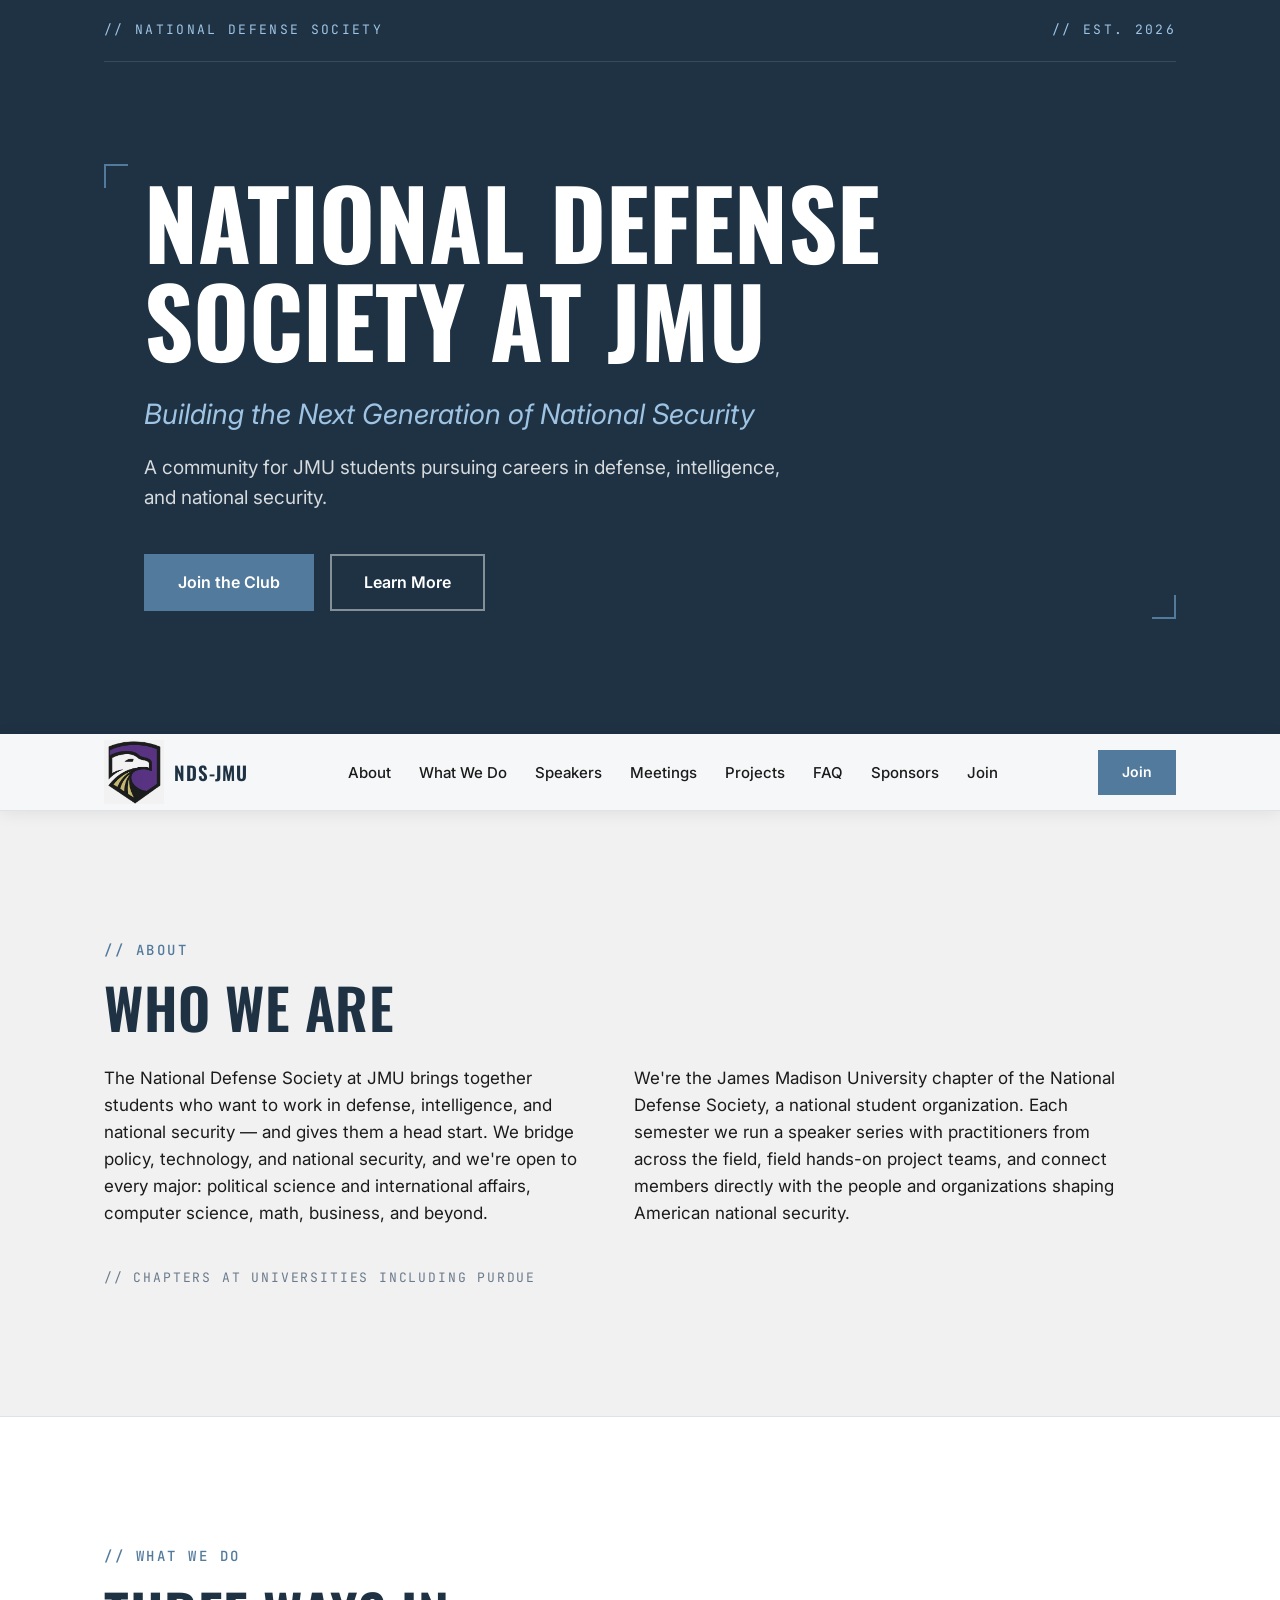
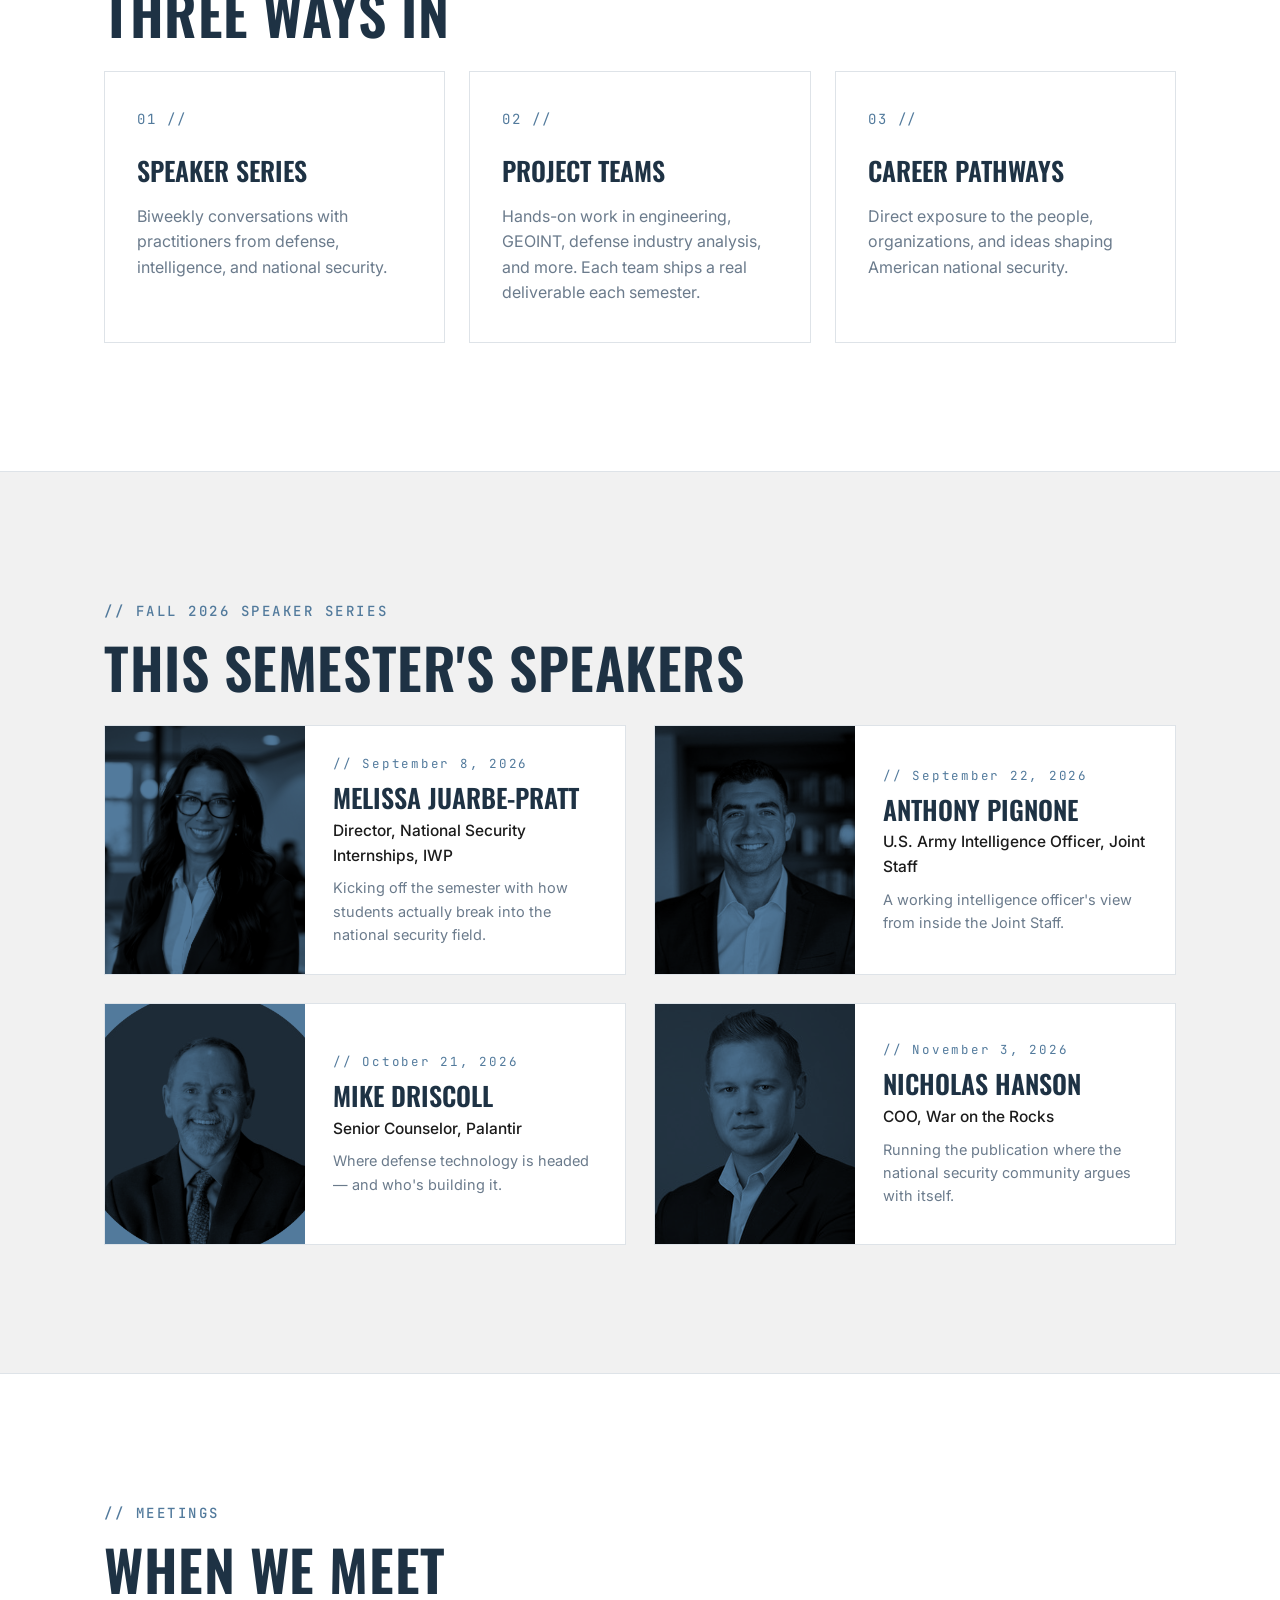
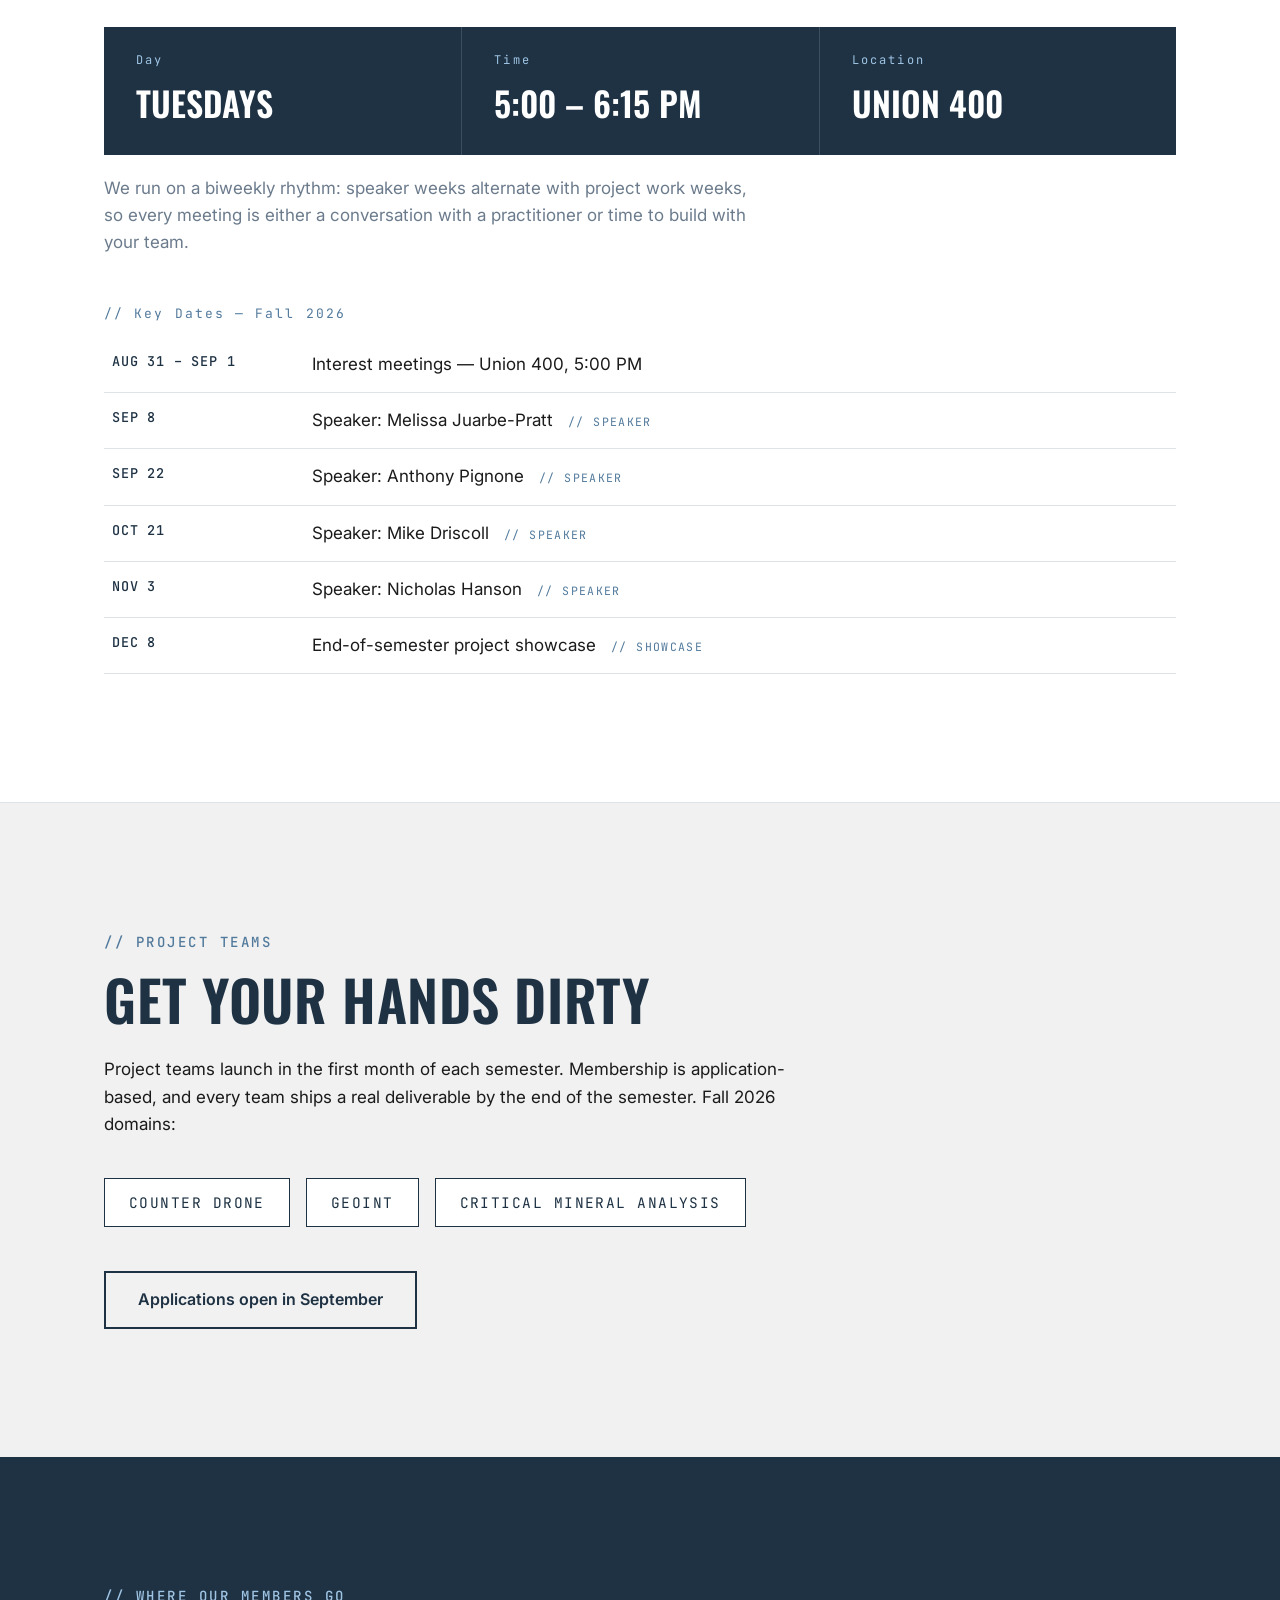
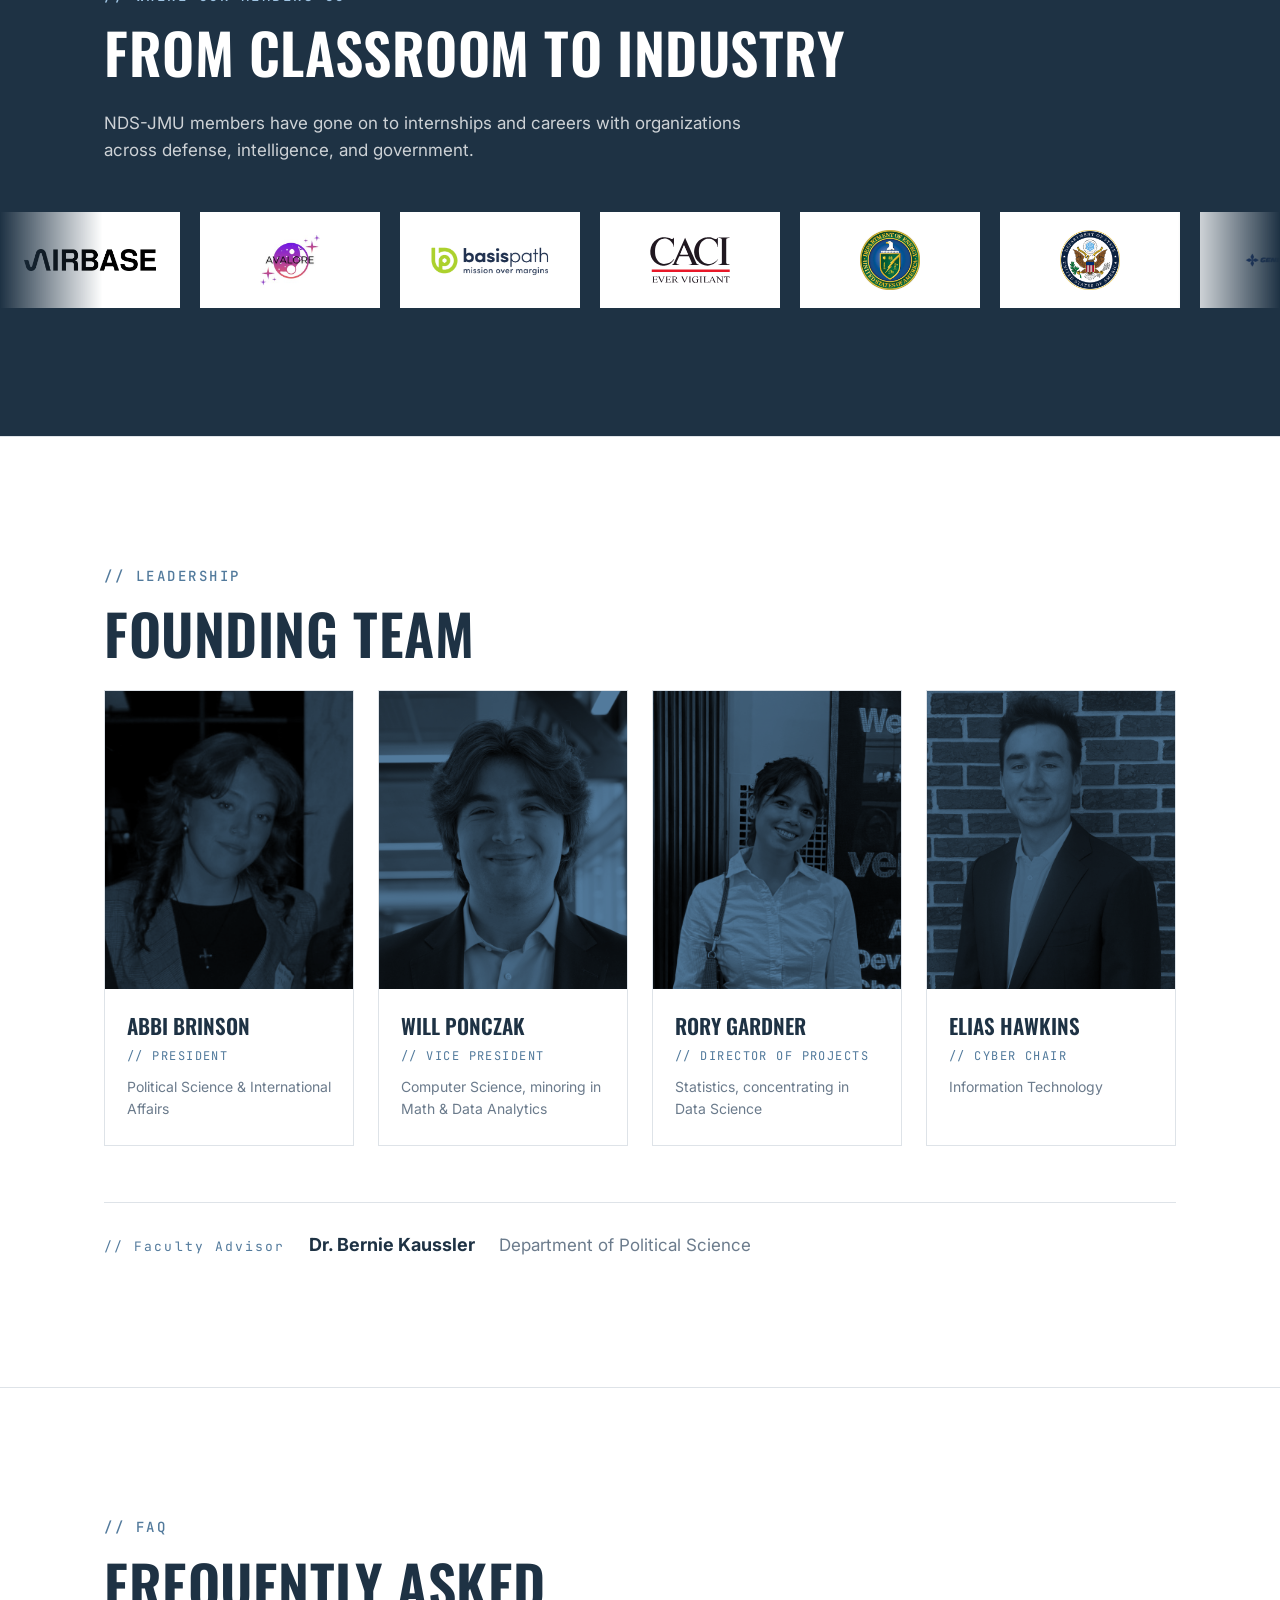
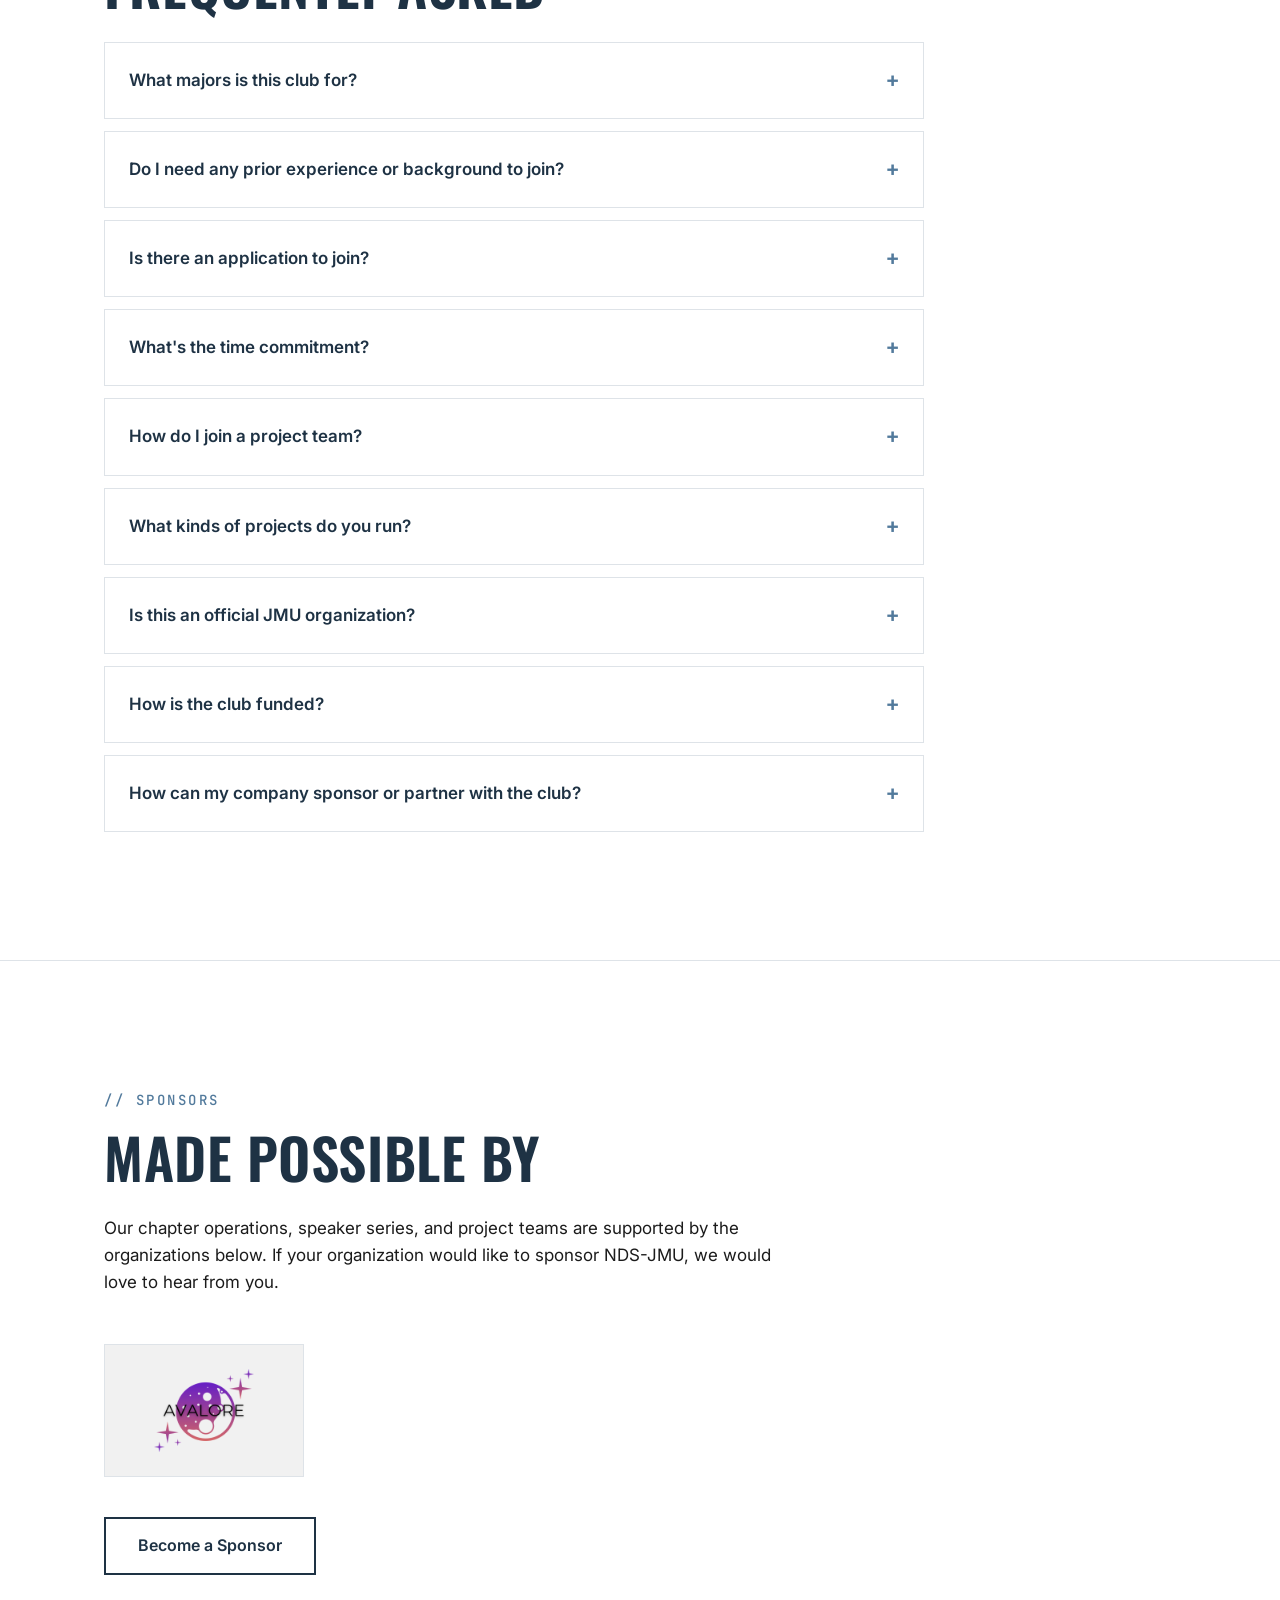
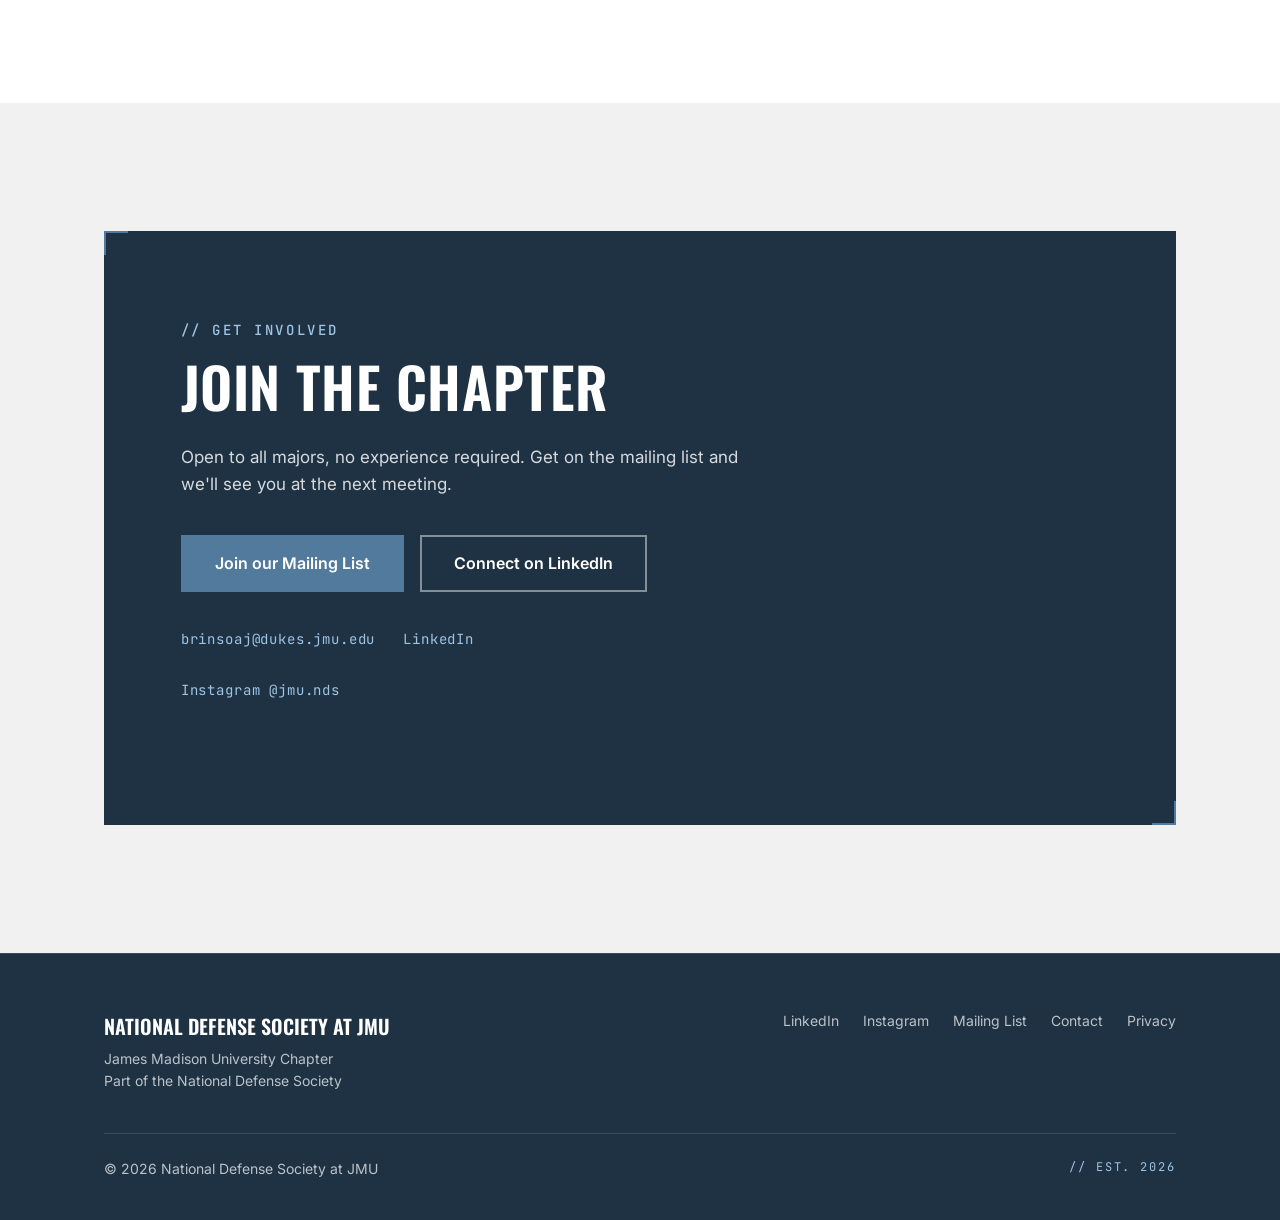
<file: index.html>
<!DOCTYPE html>
<html lang="en">
<head>
  <meta charset="UTF-8">
  <meta name="viewport" content="width=device-width, initial-scale=1.0">

  <!-- ============================================= -->
  <!-- PAGE TITLE + SEO                              -->
  <!-- Edit the title and description below if the   -->
  <!-- club's positioning changes.                   -->
  <!-- ============================================= -->
  <title>National Defense Society at JMU — Building the Next Generation of National Security</title>
  <meta name="description" content="The JMU chapter of the National Defense Society: a community for students pursuing careers in defense, intelligence, and national security. Speaker series, project teams, and career pathways.">

  <!-- Open Graph tags: control how the site looks when shared on LinkedIn etc. -->
  <!-- Replace og-image.png in /images/ with a real 1200x630 graphic when ready. -->
  <meta property="og:title" content="National Defense Society at JMU">
  <meta property="og:description" content="Building the Next Generation of National Security. A community for JMU students pursuing careers in defense, intelligence, and national security.">
  <meta property="og:type" content="website">
  <meta property="og:image" content="/images/og-image.png">
  <meta property="og:url" content="https://ndsjmu.org/">
  <meta name="twitter:card" content="summary_large_image">
  <meta name="twitter:title" content="National Defense Society at JMU">
  <meta name="twitter:description" content="Building the Next Generation of National Security. A community for JMU students pursuing careers in defense, intelligence, and national security.">
  <meta name="twitter:image" content="/images/og-image.png">
  <meta name="theme-color" content="#1E3244">

  <!-- Update the URL below to match your actual domain -->
  <link rel="canonical" href="https://ndsjmu.org/">
  <link rel="icon" type="image/png" href="/favicon.png">

  <!-- Fonts: Inter (body), Oswald (big headers), JetBrains Mono (// labels) -->
  <link rel="preconnect" href="https://fonts.googleapis.com">
  <link rel="preconnect" href="https://fonts.gstatic.com" crossorigin>
  <link href="https://fonts.googleapis.com/css2?family=Inter:ital,wght@0,400;0,500;0,600;1,400&family=JetBrains+Mono:wght@400;500&family=Oswald:wght@500;600;700&display=swap" rel="stylesheet">

  <link rel="stylesheet" href="style.css">
</head>
<body>

<!-- ============================================= -->
<!-- 1. HERO (navy header block)                   -->
<!-- Edit the tagline, mission line, and the       -->
<!-- "Join the Club" link here. The Join button    -->
<!-- href should be your Google Form URL.          -->
<!-- ============================================= -->
<header class="hero">
  <div class="container">
    <div class="hero-topbar">
      <span>// NATIONAL DEFENSE SOCIETY</span>
      <span>// EST. 2026</span>
    </div>
    <div class="hero-inner corner-brackets">
      <h1>National Defense Society at JMU</h1>
      <p class="hero-tagline">Building the Next Generation of National Security</p>
      <p class="hero-mission">A community for JMU students pursuing careers in defense, intelligence, and national security.</p>
      <div class="hero-buttons">
        <!-- REPLACE the href below with the real Google Form link -->
        <a class="btn btn-primary" href="https://forms.gle/PhuVPxNaA1a8XiHC9" target="_blank" rel="noopener noreferrer">Join the Club</a>
        <a class="btn btn-outline-light" href="#about">Learn More</a>
      </div>
    </div>
  </div>
</header>

<!-- ============================================= -->
<!-- 2. STICKY NAVIGATION                          -->
<!-- Sticks to the top of the screen on scroll.    -->
<!-- To add a nav item, copy one <li> line.        -->
<!-- ============================================= -->
<nav class="site-nav" aria-label="Main navigation">
  <div class="container nav-inner">
    <a class="nav-wordmark" href="#top">
      <img src="images/logo.png" alt="NDS eagle shield logo">
      NDS-JMU
    </a>
    <button class="nav-toggle" aria-expanded="false" aria-controls="nav-links">MENU</button>
    <ul class="nav-links" id="nav-links">
      <li><a href="#about">About</a></li>
      <li><a href="#what-we-do">What We Do</a></li>
      <li><a href="#speakers">Speakers</a></li>
      <li><a href="#meetings">Meetings</a></li>
      <li><a href="#projects">Projects</a></li>
      <li><a href="#faq">FAQ</a></li>
      <li><a href="#sponsors">Sponsors</a></li>
      <li><a href="#join">Join</a></li>
    </ul>
    <!-- REPLACE the href below with the real Google Form link -->
    <a class="btn btn-primary nav-join" href="https://forms.gle/PhuVPxNaA1a8XiHC9" target="_blank" rel="noopener noreferrer">Join</a>
  </div>
</nav>

<main id="top">

  <!-- ============================================= -->
  <!-- 3. ABOUT SECTION                              -->
  <!-- Edit the two paragraphs to update the club    -->
  <!-- description.                                  -->
  <!-- ============================================= -->
  <section id="about">
    <div class="container">
      <span class="section-label">// About</span>
      <h2 class="section-headline">Who We Are</h2>
      <div class="about-columns">
        <p>The National Defense Society at JMU brings together students who want to work in defense, intelligence, and national security — and gives them a head start. We bridge policy, technology, and national security, and we're open to every major: political science and international affairs, computer science, math, business, and beyond.</p>
        <p>We're the James Madison University chapter of the National Defense Society, a national student organization. Each semester we run a speaker series with practitioners from across the field, field hands-on project teams, and connect members directly with the people and organizations shaping American national security.</p>
      </div>
      <p class="about-footnote">// CHAPTERS AT UNIVERSITIES INCLUDING PURDUE</p>
    </div>
  </section>

  <!-- ============================================= -->
  <!-- 4. WHAT WE DO (three pillar cards)            -->
  <!-- To edit a pillar, change the text inside one  -->
  <!-- <article> block below.                        -->
  <!-- ============================================= -->
  <section id="what-we-do" class="what-we-do">
    <div class="container">
      <span class="section-label">// What We Do</span>
      <h2 class="section-headline">Three Ways In</h2>
      <div class="pillar-grid">
        <article class="pillar-card">
          <span class="pillar-number">01 //</span>
          <h3>Speaker Series</h3>
          <p>Biweekly conversations with practitioners from defense, intelligence, and national security.</p>
        </article>
        <article class="pillar-card">
          <span class="pillar-number">02 //</span>
          <h3>Project Teams</h3>
          <p>Hands-on work in engineering, GEOINT, defense industry analysis, and more. Each team ships a real deliverable each semester.</p>
        </article>
        <article class="pillar-card">
          <span class="pillar-number">03 //</span>
          <h3>Career Pathways</h3>
          <p>Direct exposure to the people, organizations, and ideas shaping American national security.</p>
        </article>
      </div>
    </div>
  </section>

  <!-- ============================================= -->
  <!-- 5. SPEAKERS SECTION                           -->
  <!-- To add a new speaker: copy one whole          -->
  <!-- <article class="speaker-card"> block, paste   -->
  <!-- it below the last one, and update the photo,  -->
  <!-- date, name, title, and description.           -->
  <!-- Photos go in images/speakers/ — see README.   -->
  <!-- ============================================= -->
  <section id="speakers">
    <div class="container">
      <span class="section-label">// Fall 2026 Speaker Series</span>
      <h2 class="section-headline">This Semester's Speakers</h2>
      <div class="speaker-grid">

        <!-- Speaker 1 -->
        <article class="speaker-card">
          <figure class="tinted-photo">
            <img src="images/speakers/melissa-juarbe-pratt.jpg" alt="Melissa Juarbe-Pratt headshot">
          </figure>
          <div class="speaker-info">
            <p class="speaker-date">// September 8, 2026</p>
            <h3>Melissa Juarbe-Pratt</h3>
            <p class="speaker-title">Director, National Security Internships, IWP</p>
            <p class="speaker-note">Kicking off the semester with how students actually break into the national security field.</p>
          </div>
        </article>

        <!-- Speaker 2 -->
        <article class="speaker-card">
          <figure class="tinted-photo">
            <img src="images/speakers/anthony-pignone.jpg" alt="Anthony Pignone headshot">
          </figure>
          <div class="speaker-info">
            <p class="speaker-date">// September 22, 2026</p>
            <h3>Anthony Pignone</h3>
            <p class="speaker-title">U.S. Army Intelligence Officer, Joint Staff</p>
            <p class="speaker-note">A working intelligence officer's view from inside the Joint Staff.</p>
          </div>
        </article>

        <!-- Speaker 3 -->
        <article class="speaker-card">
          <figure class="tinted-photo">
            <img src="images/speakers/mike-driscoll.jpg" alt="Mike Driscoll headshot">
          </figure>
          <div class="speaker-info">
            <p class="speaker-date">// October 21, 2026</p>
            <h3>Mike Driscoll</h3>
            <p class="speaker-title">Senior Counselor, Palantir</p>
            <p class="speaker-note">Where defense technology is headed — and who's building it.</p>
          </div>
        </article>

        <!-- Speaker 4 -->
        <article class="speaker-card">
          <figure class="tinted-photo">
            <img src="images/speakers/nicholas-hanson.jpeg" alt="Nicholas Hanson headshot">
          </figure>
          <div class="speaker-info">
            <p class="speaker-date">// November 3, 2026</p>
            <h3>Nicholas Hanson</h3>
            <p class="speaker-title">COO, War on the Rocks</p>
            <p class="speaker-note">Running the publication where the national security community argues with itself.</p>
          </div>
        </article>

        <!-- ADD A NEW SPEAKER CARD HERE (copy an <article> block from above) -->

      </div>
    </div>
  </section>

  <!-- ============================================= -->
  <!-- 6. MEETINGS SECTION                           -->
  <!-- Update the day/time/room in the meeting-bar,  -->
  <!-- and the key dates in the table below it.      -->
  <!-- To add a date: copy one <tr> row.             -->
  <!-- ============================================= -->
  <section id="meetings" class="meetings">
    <div class="container">
      <span class="section-label">// Meetings</span>
      <h2 class="section-headline">When We Meet</h2>
      <dl class="meeting-bar">
        <div><dt>Day</dt><dd>Tuesdays</dd></div>
        <div><dt>Time</dt><dd>5:00 – 6:15 PM</dd></div>
        <div><dt>Location</dt><dd>Union 400</dd></div>
      </dl>
      <p class="meeting-note">We run on a biweekly rhythm: speaker weeks alternate with project work weeks, so every meeting is either a conversation with a practitioner or time to build with your team.</p>

      <p class="dates-heading">// Key Dates — Fall 2026</p>
      <table class="dates-table">
        <tbody>
          <tr><td>AUG 31 – SEP 1</td><td>Interest meetings — Union 400, 5:00 PM</td></tr>
          <tr><td>SEP 8</td><td>Speaker: Melissa Juarbe-Pratt <span class="date-tag">// SPEAKER</span></td></tr>
          <tr><td>SEP 22</td><td>Speaker: Anthony Pignone <span class="date-tag">// SPEAKER</span></td></tr>
          <tr><td>OCT 21</td><td>Speaker: Mike Driscoll <span class="date-tag">// SPEAKER</span></td></tr>
          <tr><td>NOV 3</td><td>Speaker: Nicholas Hanson <span class="date-tag">// SPEAKER</span></td></tr>
          <tr><td>DEC 8</td><td>End-of-semester project showcase <span class="date-tag">// SHOWCASE</span></td></tr>
          <!-- ADD A NEW DATE HERE (copy a <tr> row from above) -->
        </tbody>
      </table>
    </div>
  </section>

  <!-- ============================================= -->
  <!-- 7. PROJECT TEAMS SECTION                      -->
  <!-- To add a project domain, copy one <li> line.  -->
  <!-- Update the button text/link when applications -->
  <!-- open.                                         -->
  <!-- ============================================= -->
  <section id="projects">
    <div class="container">
      <span class="section-label">// Project Teams</span>
      <h2 class="section-headline">Get Your Hands Dirty</h2>
      <p class="projects-intro">Project teams launch in the first month of each semester. Membership is application-based, and every team ships a real deliverable by the end of the semester. Fall 2026 domains:</p>
      <ul class="domain-list">
        <li>COUNTER DRONE</li>
        <li>GEOINT</li>
        <li>CRITICAL MINERAL ANALYSIS</li>
        <!-- ADD A NEW PROJECT DOMAIN HERE -->
      </ul>
      <a class="btn btn-outline-dark" href="#join">Applications open in September</a>
    </div>
  </section>

  <!-- ============================================= -->
  <!-- 7A. WHERE OUR MEMBERS GO SECTION              -->
  <!-- A scrolling banner of company logos.          -->
  <!-- To add a company:                             -->
  <!--   1. Drop the logo in images/destinations/    -->
  <!--   2. Copy one <li> line and update the img    -->
  <!--      src and alt text (the company name)      -->
  <!-- 11 or fewer = one row. 12 or more = two   -->
  <!-- rows scrolling in opposite directions. Change -->
  <!-- the number in data-row-threshold to adjust.   -->
  <!-- ============================================= -->
  <section id="destinations" class="destinations">
    <div class="container">
      <span class="section-label">// Where Our Members Go</span>
      <h2 class="section-headline">From Classroom to Industry</h2>
      <p class="destinations-intro">NDS-JMU members have gone on to internships and careers with organizations across defense, intelligence, and government.</p>
    </div>
    <div class="logo-marquee" data-row-threshold="11">
      <ul class="logo-list">
        <li><img src="images/destinations/airbase.png" alt="Airbase"></li>
        <li><img src="images/destinations/avalore.png" alt="Avalore"></li>
        <li><img src="images/destinations/basispath.png" alt="Basispath"></li>
        <li><img src="images/destinations/CACI.svg" alt="CACI"></li>
        <li><img src="images/destinations/dept-energy.jpg" alt="Department of Energy"></li>
        <li><img src="images/destinations/dept-state.png" alt="Department of State"></li>
        <li><img src="images/destinations/General-Atomics-logo.jpeg" alt="General Atomics"></li>
        <li><img src="images/destinations/handshake-logo.png" alt="Handshake"></li>
        <li><img src="images/destinations/us-hor.jpg" alt="US House of Representatives"></li>
        <!-- ADD A NEW COMPANY LOGO HERE (copy an <li> line from above) -->
      </ul>
    </div>
  </section>

  <!-- ============================================= -->
  <!-- 8. LEADERSHIP SECTION                         -->
  <!-- To add or update an officer: copy one         -->
  <!-- <article class="officer-card"> block and      -->
  <!-- update the photo, name, role, and bio.        -->
  <!-- Photos go in images/officers/ — see README.   -->
  <!-- ============================================= -->
  <section id="leadership" class="leadership">
    <div class="container">
      <span class="section-label">// Leadership</span>
      <h2 class="section-headline">Founding Team</h2>
      <div class="officer-grid">

        <article class="officer-card">
          <figure class="tinted-photo">
            <img src="images/officers/abbi-brinson.jpg" alt="Abbi Brinson headshot">
          </figure>
          <div class="officer-body">
            <h3>Abbi Brinson</h3>
            <p class="officer-role">// President</p>
            <p class="officer-bio">Political Science &amp; International Affairs</p>
          </div>
        </article>

        <article class="officer-card">
          <figure class="tinted-photo">
            <img src="images/officers/will-ponczak.jpg" alt="Will Ponczak headshot">
          </figure>
          <div class="officer-body">
            <h3>Will Ponczak</h3>
            <p class="officer-role">// Vice President</p>
            <p class="officer-bio">Computer Science, minoring in Math &amp; Data Analytics</p>
          </div>
        </article>

        <article class="officer-card">
          <figure class="tinted-photo">
            <img src="images/officers/rory-gardner.png" alt="Rory Gardner headshot">
          </figure>
          <div class="officer-body">
            <h3>Rory Gardner</h3>
            <p class="officer-role">// Director of Projects</p>
            <p class="officer-bio">Statistics, concentrating in Data Science</p>
          </div>
        </article>

        <article class="officer-card">
          <figure class="tinted-photo">
            <img src="images/officers/elias-hawkins.jpg" alt="Elias Hawkins headshot">
          </figure>
          <div class="officer-body">
            <h3>Elias Hawkins</h3>
            <p class="officer-role">// Cyber Chair</p>
            <p class="officer-bio">Information Technology</p>
          </div>
        </article>

        <!-- ADD A NEW OFFICER CARD HERE (copy an <article> block from above) -->

      </div>
      <div class="advisor">
        <span class="advisor-label">// Faculty Advisor</span>
        <strong>Dr. Bernie Kaussler</strong>
        <span>Department of Political Science</span>
      </div>
    </div>
  </section>


  <!-- ============================================= -->
  <!-- 8b. FAQ SECTION                               -->
  <!-- To add a question: copy one <details> block,  -->
  <!-- update the <summary> and <p> text.            -->
  <!-- The <details>/<summary> elements are native   -->
  <!-- HTML — no JavaScript needed for the accordion.-->
  <!-- ============================================= -->
  <section id="faq" class="faq">
    <div class="container">
      <span class="section-label">// FAQ</span>
      <h2 class="section-headline">Frequently Asked</h2>
      <div class="faq-list">

        <details class="faq-item">
          <summary>What majors is this club for?</summary>
          <p>All majors. Our members study political science, international affairs, computer science, engineering, business, finance, biology, and everything in between. If you are interested in defense, intelligence, or national security, this club is for you.</p>
        </details>

        <details class="faq-item">
          <summary>Do I need any prior experience or background to join?</summary>
          <p>No. Our speaker series and general meetings are designed for anyone curious about the field, whether you have deep background knowledge or none at all.</p>
        </details>

        <details class="faq-item">
          <summary>Is there an application to join?</summary>
          <p>No application is required for general membership. Just show up. Project teams are application-based and open at the start of each semester.</p>
        </details>

        <details class="faq-item">
          <summary>What's the time commitment?</summary>
          <p>General members can attend as many or as few meetings as they want. Project team members commit to weekly participation for the semester and produce a final deliverable in December.</p>
        </details>

        <details class="faq-item">
          <summary>How do I join a project team?</summary>
          <p>Applications open during the first month of each semester and are announced at meetings and through our mailing list. Teams are multidisciplinary — we intentionally build teams that combine technical, analytical, and business perspectives.</p>
        </details>

        <details class="faq-item">
          <summary>What kinds of projects do you run?</summary>
          <p>Multidisciplinary teams working on real national security problems. Recent examples include open-source intelligence analysis, defense industry research, and hardware prototyping for detection and monitoring applications.</p>
        </details>

        <details class="faq-item">
          <summary>Is this an official JMU organization?</summary>
          <p>Yes. NDS-JMU is a recognized student organization at James Madison University, part of the national National Defense Society, with chapters at universities across the country.</p>
        </details>

        <details class="faq-item">
          <summary>How is the club funded?</summary>
          <p>Through sponsor contributions and optional member dues. All chapter financials are made publicly available at the end of each semester.</p>
        </details>

        <details class="faq-item">
          <summary>How can my company sponsor or partner with the club?</summary>
          <p>We welcome sponsorship inquiries. Sponsors support our speaker series, project teams, and end-of-semester programming, and can also sponsor individual project teams focused on problems their organization cares about. Reach out through the Sponsors section below.</p>
        </details>

      </div>
    </div>
  </section>

  <!-- ============================================= -->
  <!-- 9. SPONSORS SECTION                           -->
  <!-- To add a sponsor:                             -->
  <!--   1. Drop the logo image in images/sponsors/  -->
  <!--   2. Copy one <a class="sponsor-card"> block  -->
  <!--   3. Update the href (their website), the     -->
  <!--      img src, and the alt text                -->
  <!-- To become a sponsor link: update the href on  -->
  <!-- the "Become a Sponsor" button to a mailto or  -->
  <!-- link to your sponsorship PDF.                 -->
  <!-- ============================================= -->
  <section id="sponsors" class="sponsors">
    <div class="container">
      <span class="section-label">// Sponsors</span>
      <h2 class="section-headline">Made Possible By</h2>
      <p class="sponsors-intro">Our chapter operations, speaker series, and project teams are supported by the organizations below. If your organization would like to sponsor NDS-JMU, we would love to hear from you.</p>

      <div class="sponsor-grid">

        <!-- Sponsor 1 — placeholder example. Delete this block or replace with a real sponsor. -->

        <a class="sponsor-card" href="https://avalore.ai" target="_blank" rel="noopener noreferrer">
          <img src="images/sponsors/avalore-logo-dark.png" alt="Avalore">
        </a>


        <!-- ADD A NEW SPONSOR CARD HERE (copy an <a> block from above) -->

      </div>

      <div class="sponsors-cta">
        <a class="btn btn-outline-dark" href="mailto:brinsoaj@dukes.jmu.edu?subject=NDS-JMU%20Sponsorship%20Inquiry">Become a Sponsor</a>
      </div>
    </div>
  </section>

  <!-- ============================================= -->
  <!-- 10. JOIN / GET INVOLVED SECTION               -->
  <!-- Update the Google Form link, email, and       -->
  <!-- social links here.                            -->
  <!-- ============================================= -->
  <section id="join">
    <div class="container">
      <div class="join-card corner-brackets">
        <span class="section-label">// Get Involved</span>
        <h2 class="section-headline">Join the Chapter</h2>
        <p>Open to all majors, no experience required. Get on the mailing list and we'll see you at the next meeting.</p>
        <div class="join-buttons">
          <!-- REPLACE the href below with the real Google Form link -->
          <a class="btn btn-primary" href="https://forms.gle/PhuVPxNaA1a8XiHC9" target="_blank" rel="noopener noreferrer">Join our Mailing List</a>
          <a class="btn btn-outline-light" href="https://linkedin.com/company/jmunds" target="_blank" rel="noopener noreferrer">Connect on LinkedIn</a>
        </div>
        <p class="join-contact">
          <a href="mailto:brinsoaj@dukes.jmu.edu">brinsoaj@dukes.jmu.edu</a>
          <a href="https://linkedin.com/company/jmunds" target="_blank" rel="noopener noreferrer">LinkedIn</a>
          <a href="https://instagram.com/jmu.nds" target="_blank" rel="noopener noreferrer">Instagram @jmu.nds</a>
        </p>
      </div>
    </div>
  </section>

</main>

<!-- ============================================= -->
<!-- 11. FOOTER                                    -->
<!-- ============================================= -->
<footer class="site-footer">
  <div class="container">
    <div class="footer-top">
      <div class="footer-identity">
        <strong>National Defense Society at JMU</strong>
        James Madison University Chapter<br>
        Part of the National Defense Society
      </div>
      <ul class="footer-links">
        <li><a href="https://linkedin.com/company/jmunds" target="_blank" rel="noopener noreferrer">LinkedIn</a></li>
        <li><a href="https://instagram.com/jmu.nds" target="_blank" rel="noopener noreferrer">Instagram</a></li>
        <!-- REPLACE the href below with the real Google Form link -->
        <li><a href="https://forms.gle/PhuVPxNaA1a8XiHC9" target="_blank" rel="noopener noreferrer">Mailing List</a></li>
        <li><a href="mailto:brinsoaj@dukes.jmu.edu">Contact</a></li>
        <li><a href="/privacy.html">Privacy</a></li>
      </ul>
    </div>
    <div class="footer-bottom">
      <span>© 2026 National Defense Society at JMU</span>
      <span class="mono">// EST. 2026</span>
    </div>
  </div>
</footer>

<script src="script.js"></script>
</body>
</html>
</file>
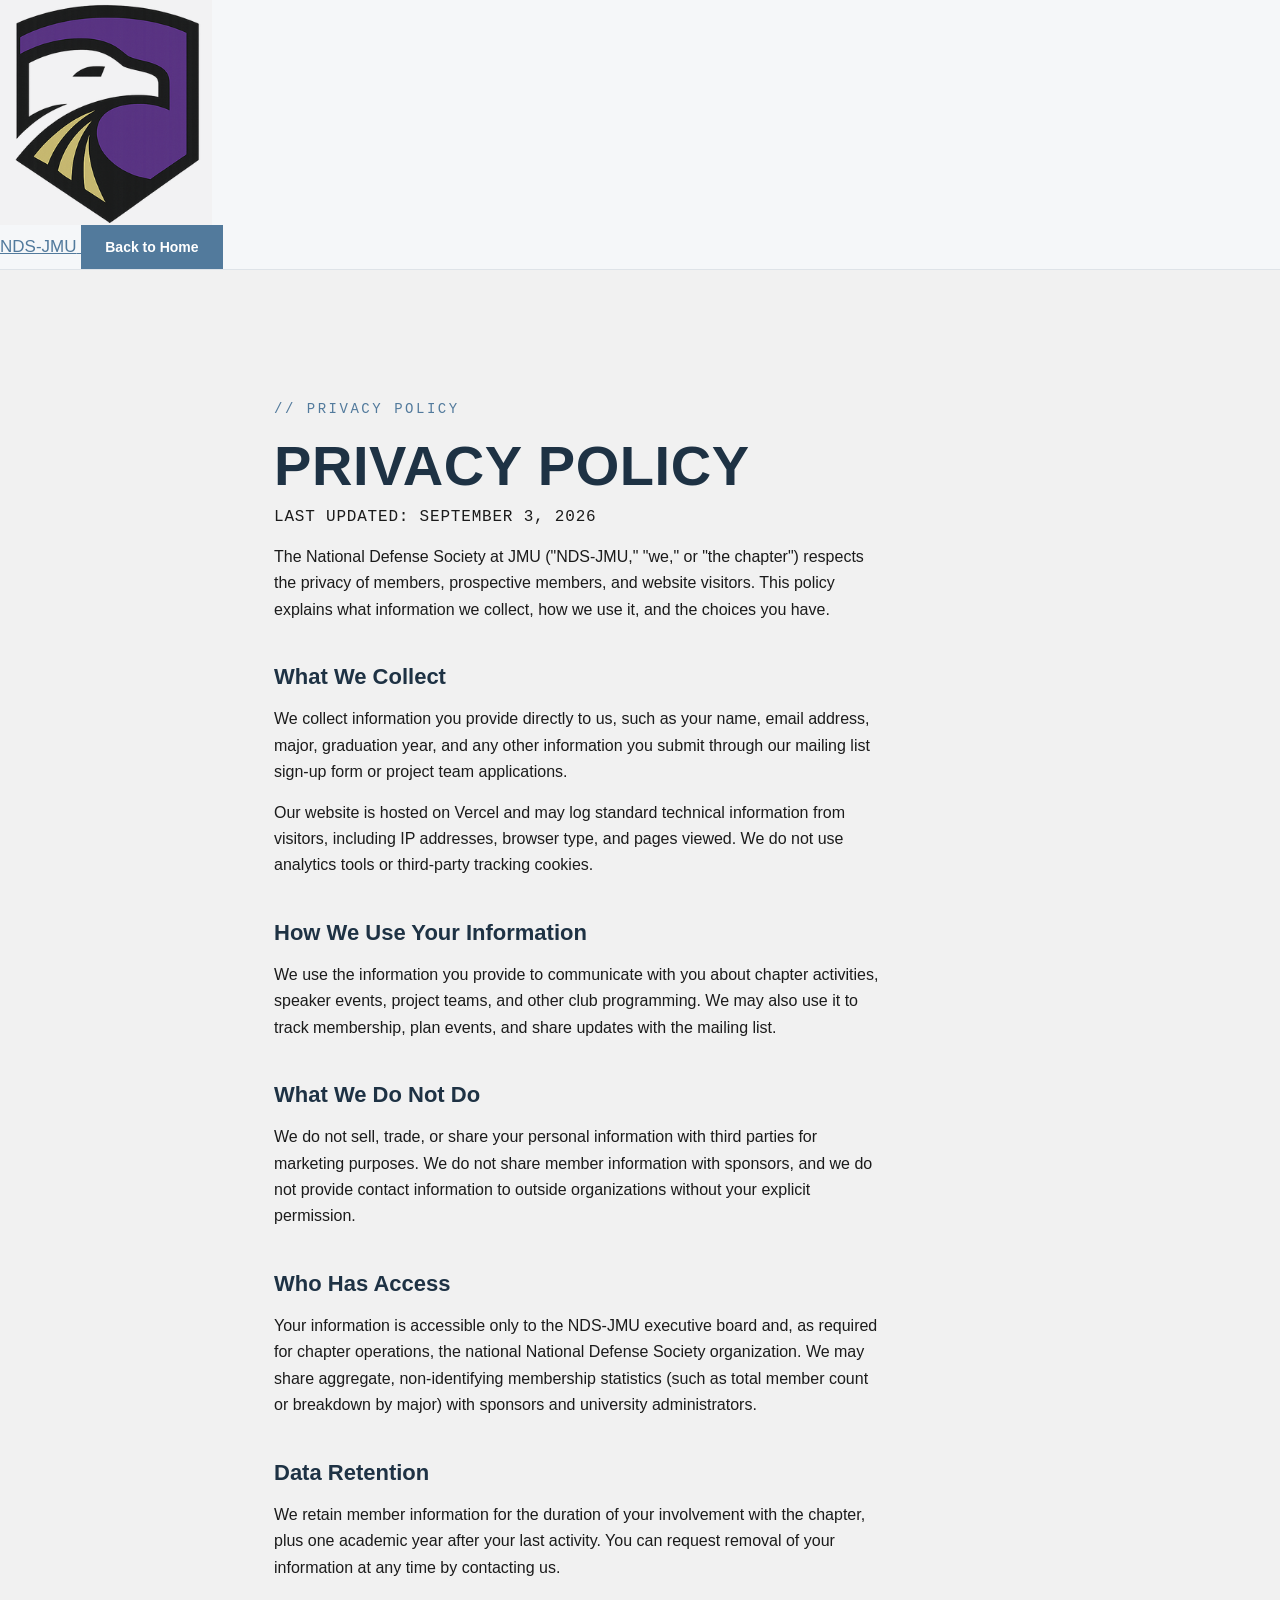
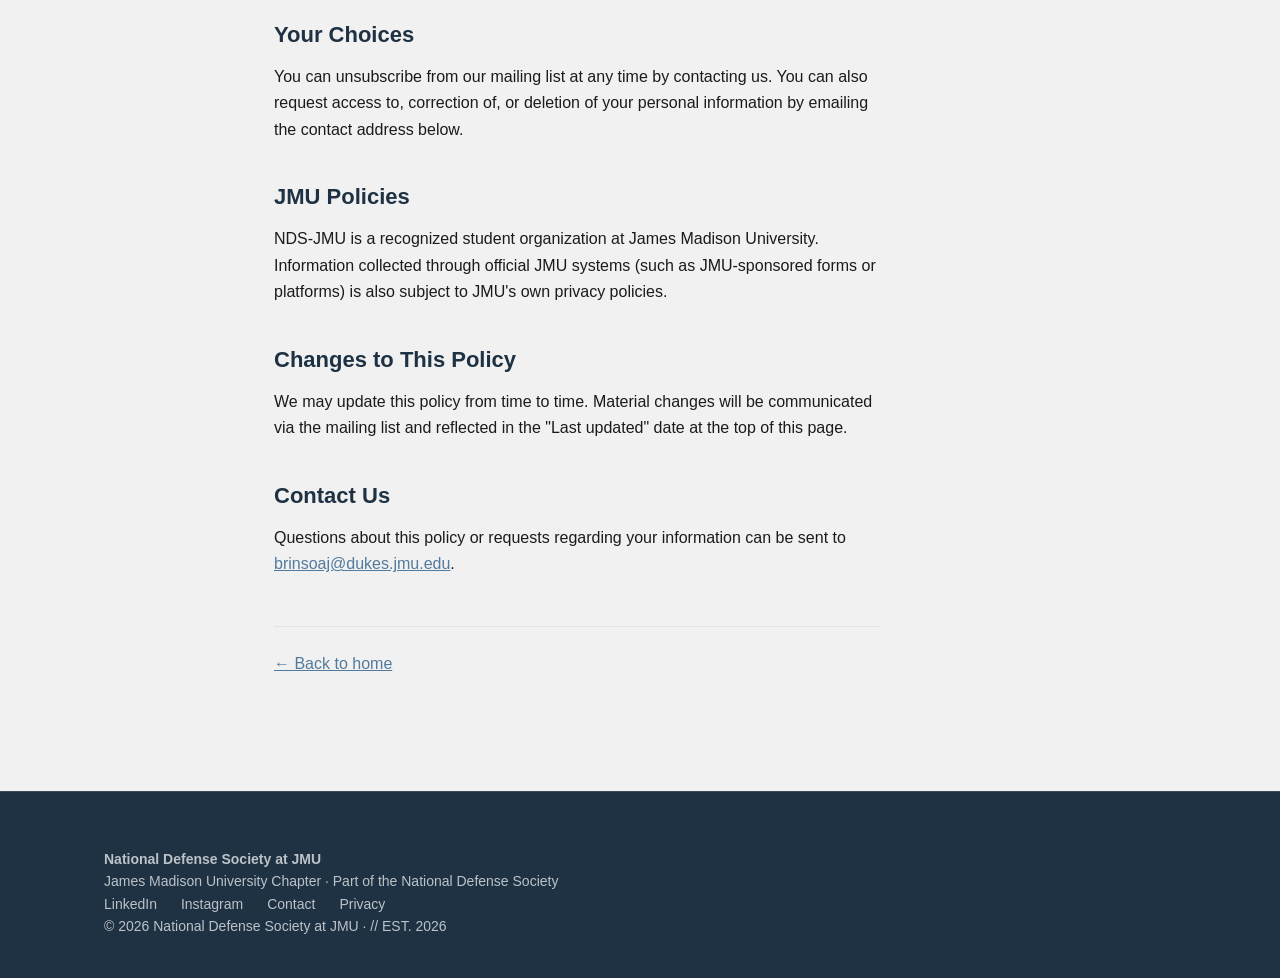
<file: privacy.html>
<!DOCTYPE html>
<html lang="en">
<head>
  <meta charset="UTF-8">
  <meta name="viewport" content="width=device-width, initial-scale=1.0">
  <title>Privacy Policy — National Defense Society at JMU</title>
  <meta name="description" content="Privacy policy for the National Defense Society at JMU chapter website.">
  <meta name="robots" content="noindex">

  <link rel="canonical" href="https://ndsjmu.org/privacy.html">
  <link rel="icon" type="image/png" href="/favicon.png">
  <link rel="stylesheet" href="style.css">
</head>
<body>

  <!-- ============================================= -->
  <!-- STICKY NAV                                    -->
  <!-- ============================================= -->
  <nav id="site-nav" class="site-nav">
    <a class="nav-brand" href="/">
      <img src="images/logo.png" alt="NDS-JMU">
      <span>NDS-JMU</span>
    </a>
    <a class="btn btn-primary nav-join" href="/#join">Back to Home</a>
  </nav>

  <!-- ============================================= -->
  <!-- PRIVACY POLICY CONTENT                        -->
  <!-- Update the "Last updated" date whenever you   -->
  <!-- change this policy.                           -->
  <!-- ============================================= -->
  <main class="legal-page">
    <div class="container">
      <span class="section-label">// Privacy Policy</span>
      <h1 class="section-headline">Privacy Policy</h1>
      <p class="legal-updated">Last updated: September 3, 2026</p>

      <p>The National Defense Society at JMU ("NDS-JMU," "we," or "the chapter") respects the privacy of members, prospective members, and website visitors. This policy explains what information we collect, how we use it, and the choices you have.</p>

      <h2>What We Collect</h2>
      <p>We collect information you provide directly to us, such as your name, email address, major, graduation year, and any other information you submit through our mailing list sign-up form or project team applications.</p>
      <p>Our website is hosted on Vercel and may log standard technical information from visitors, including IP addresses, browser type, and pages viewed. We do not use analytics tools or third-party tracking cookies.</p>

      <h2>How We Use Your Information</h2>
      <p>We use the information you provide to communicate with you about chapter activities, speaker events, project teams, and other club programming. We may also use it to track membership, plan events, and share updates with the mailing list.</p>

      <h2>What We Do Not Do</h2>
      <p>We do not sell, trade, or share your personal information with third parties for marketing purposes. We do not share member information with sponsors, and we do not provide contact information to outside organizations without your explicit permission.</p>

      <h2>Who Has Access</h2>
      <p>Your information is accessible only to the NDS-JMU executive board and, as required for chapter operations, the national National Defense Society organization. We may share aggregate, non-identifying membership statistics (such as total member count or breakdown by major) with sponsors and university administrators.</p>

      <h2>Data Retention</h2>
      <p>We retain member information for the duration of your involvement with the chapter, plus one academic year after your last activity. You can request removal of your information at any time by contacting us.</p>

      <h2>Your Choices</h2>
      <p>You can unsubscribe from our mailing list at any time by contacting us. You can also request access to, correction of, or deletion of your personal information by emailing the contact address below.</p>

      <h2>JMU Policies</h2>
      <p>NDS-JMU is a recognized student organization at James Madison University. Information collected through official JMU systems (such as JMU-sponsored forms or platforms) is also subject to JMU's own privacy policies.</p>

      <h2>Changes to This Policy</h2>
      <p>We may update this policy from time to time. Material changes will be communicated via the mailing list and reflected in the "Last updated" date at the top of this page.</p>

      <h2>Contact Us</h2>
      <p>Questions about this policy or requests regarding your information can be sent to <a href="mailto:brinsoaj@dukes.jmu.edu">brinsoaj@dukes.jmu.edu</a>.</p>

      <p class="legal-return"><a href="/">← Back to home</a></p>
    </div>
  </main>

  <!-- ============================================= -->
  <!-- FOOTER                                        -->
  <!-- ============================================= -->
  <footer class="site-footer">
    <div class="container footer-inner">
      <p class="footer-brand">
        <strong>National Defense Society at JMU</strong><br>
        James Madison University Chapter · Part of the National Defense Society
      </p>
      <ul class="footer-links">
        <li><a href="https://linkedin.com/company/jmunds" target="_blank" rel="noopener noreferrer">LinkedIn</a></li>
        <li><a href="https://instagram.com/jmu.nds" target="_blank" rel="noopener noreferrer">Instagram</a></li>
        <li><a href="mailto:brinsoaj@dukes.jmu.edu">Contact</a></li>
        <li><a href="/privacy.html">Privacy</a></li>
      </ul>
      <p class="footer-copy">© 2026 National Defense Society at JMU · <span class="mono-tag">// EST. 2026</span></p>
    </div>
  </footer>

  <script src="script.js"></script>
</body>
</html>
</file>
<file: style.css>
/* =====================================================
   NDS-JMU WEBSITE STYLES
   =====================================================
   HOW THIS FILE IS ORGANIZED (in order):
     1. Variables      — all colors, fonts, spacing
     2. Base           — resets and defaults
     3. Reusable bits  — section labels, buttons, photos
     4. Hero / header
     5. Sticky nav
     6. About
     7. What We Do
     8. Speakers
     9. Meetings
    10. Project Teams
    11. Leadership
    12. Sponsors
    13. Join / Get Involved
    14. Footer
    15. Mobile (responsive) rules
   To change a color or font everywhere, edit section 1.
   ===================================================== */

/* =====================================================
   1. VARIABLES — change these to restyle the whole site
   ===================================================== */
:root {
  /* Colors (match the posters) */
  --navy:       #1E3244;  /* deep navy — header, footer, dark bars */
  --accent:     #527A9C;  /* muted steel blue — buttons, labels, accents */
  --light:      #F1F1F1;  /* off-white — page background */
  --white:      #FFFFFF;  /* card backgrounds */
  --ink:        #1B1B1B;  /* charcoal body text on light backgrounds */
  --slate:      #6B7B8C;  /* secondary text, captions */
  --steel:      #527A9C;  /* mid blue — photo tint */
  --sky:        #9FC4E3;  /* light powder blue — small labels on navy */
  --line:       #DEE3E8;  /* thin borders on light backgrounds */

  /* Fonts */
  --font-body:    "Inter", "Helvetica Neue", Arial, sans-serif;
  --font-display: "Oswald", "Arial Narrow", sans-serif;      /* big condensed headers */
  --font-mono:    "JetBrains Mono", "Courier New", monospace; /* "// LABELS" */

  /* Spacing — used for section padding */
  --space-section: clamp(72px, 10vw, 128px); /* gap above/below each section */
  --content-width: 1120px;                   /* max width of content */
}

/* =====================================================
   2. BASE
   ===================================================== */
* { box-sizing: border-box; margin: 0; padding: 0; }

html {
  scroll-behavior: smooth;        /* smooth scrolling to anchors, no JS needed */
  scroll-padding-top: 84px;       /* stops anchors hiding behind the sticky nav */
}

body {
  font-family: var(--font-body);
  background: var(--light);
  color: var(--ink);
  line-height: 1.6;
  font-size: 17px;
  -webkit-font-smoothing: antialiased;
}

img { display: block; max-width: 100%; }

a { color: var(--steel); }
a:hover { color: var(--navy); }

/* Every content block sits in a centered column */
.container {
  max-width: var(--content-width);
  margin: 0 auto;
  padding: 0 24px;
}

section { padding: var(--space-section) 0; }

/* =====================================================
   3. REUSABLE BITS
   ===================================================== */

/* Gold monospace label, e.g. "// ABOUT" */
.section-label {
  font-family: var(--font-mono);
  font-size: 14px;
  font-weight: 500;
  letter-spacing: 0.18em;
  text-transform: uppercase;
  color: var(--accent);
  display: block;
  margin-bottom: 16px;
}

/* Big condensed section headline, e.g. "WHO WE ARE" */
.section-headline {
  font-family: var(--font-display);
  font-size: clamp(36px, 5vw, 56px);
  font-weight: 600;
  line-height: 1.05;
  text-transform: uppercase;
  letter-spacing: 0.01em;
  color: var(--navy);
  margin-bottom: 28px;
  text-wrap: balance;
}

/* Buttons */
.btn {
  display: inline-block;
  font-family: var(--font-body);
  font-weight: 600;
  font-size: 16px;
  text-decoration: none;
  padding: 14px 32px;
  border: 2px solid transparent;
  transition: background 0.15s, color 0.15s, border-color 0.15s;
}
.btn-primary {                    /* primary button */
  background: var(--accent);
  color: var(--white);
  border-color: var(--accent);
}
.btn-primary:hover { background: #648BAC; border-color: #648BAC; color: var(--white); }
.btn-outline-light {              /* secondary on navy backgrounds */
  background: transparent;
  color: var(--white);
  border-color: rgba(255, 255, 255, 0.45);
}
.btn-outline-light:hover { border-color: var(--white); color: var(--white); }
.btn-outline-dark {               /* secondary on light backgrounds */
  background: transparent;
  color: var(--navy);
  border-color: var(--navy);
}
.btn-outline-dark:hover { background: var(--navy); color: var(--white); }

/* Blue-tinted photo treatment (matches the posters).
   Wrap any <img> in <figure class="tinted-photo"> to get the effect. */
.tinted-photo {
  position: relative;
  overflow: hidden;
  background: var(--navy);
}
.tinted-photo img {
  width: 100%;
  height: 100%;
  object-fit: cover;
  filter: grayscale(100%) contrast(1.05); /* photo becomes black & white... */
}
.tinted-photo::after {                    /* ...then this blue layer tints it */
  content: "";
  position: absolute;
  inset: 0;
  background: var(--steel);
  mix-blend-mode: multiply;
  pointer-events: none;
}

/* Gold corner brackets (decorative, like the posters).
   Add class "corner-brackets" to a positioned element. */
.corner-brackets::before,
.corner-brackets::after {
  content: "";
  position: absolute;
  width: 22px;
  height: 22px;
  border: 2px solid var(--accent);
  pointer-events: none;
}
.corner-brackets::before { top: 0; left: 0; border-right: none; border-bottom: none; }
.corner-brackets::after  { bottom: 0; right: 0; border-left: none; border-top: none; }

/* =====================================================
   4. HERO / HEADER (navy block at the top)
   ===================================================== */
.hero {
  background: var(--navy);
  color: var(--white);
  padding: 0 0 clamp(72px, 9vw, 120px);
}

/* Thin bar at the very top with two monospace labels */
.hero-topbar {
  display: flex;
  justify-content: space-between;
  align-items: center;
  gap: 16px;
  padding: 20px 0;
  border-bottom: 1px solid rgba(255, 255, 255, 0.12);
  margin-bottom: clamp(56px, 8vw, 104px);
}
.hero-topbar span {
  font-family: var(--font-mono);
  font-size: 13px;
  letter-spacing: 0.18em;
  color: var(--sky);
}

.hero-inner { position: relative; padding: 8px 0 8px 40px; }

.hero h1 {
  font-family: var(--font-display);
  font-size: clamp(44px, 7.5vw, 96px);
  font-weight: 700;
  line-height: 1.02;
  text-transform: uppercase;
  max-width: 14ch;
}

/* Gold italic tagline — "From Classroom to Clearance" */
.hero-tagline {
  color: var(--sky);
  font-style: italic;
  font-size: clamp(20px, 2.6vw, 28px);
  margin: 24px 0 16px;
}

.hero-mission {
  font-size: clamp(17px, 1.8vw, 19px);
  color: rgba(255, 255, 255, 0.82);
  max-width: 54ch;
  margin-bottom: 40px;
}

.hero-buttons { display: flex; gap: 16px; flex-wrap: wrap; }

/* =====================================================
   5. STICKY NAV (sits below the hero, sticks on scroll)
   ===================================================== */
.site-nav {
  position: sticky;
  top: 0;
  z-index: 100;
  background: rgba(245, 247, 250, 0.88);  /* semi-transparent... */
  -webkit-backdrop-filter: blur(10px);
  backdrop-filter: blur(10px);            /* ...with subtle blur */
  border-bottom: 1px solid var(--line);
}
.site-nav.is-stuck { box-shadow: 0 2px 16px rgba(10, 22, 40, 0.08); } /* added by script.js */

.nav-inner {
  display: flex;
  align-items: center;
  justify-content: space-between;
  gap: 20px;
  min-height: 76px;
}

.nav-wordmark {
  display: flex;
  align-items: center;
  gap: 10px;
  font-family: var(--font-display);
  font-weight: 600;
  font-size: 19px;
  letter-spacing: 0.04em;
  color: var(--navy);
  text-decoration: none;
  white-space: nowrap;
}
.nav-wordmark img { height: 64px; width: auto; }

.nav-links {
  display: flex;
  gap: 28px;
  list-style: none;
}
.nav-links a {
  font-size: 15px;
  font-weight: 500;
  color: var(--ink);
  text-decoration: none;
}
.nav-links a:hover { color: var(--steel); }

.nav-join {
  font-size: 14px;
  padding: 9px 22px;
  white-space: nowrap;
}

/* Hamburger button — hidden on desktop, and hidden entirely
   when JavaScript is off (the links just wrap instead) */
.nav-toggle {
  display: none;
  background: none;
  border: 1px solid var(--line);
  font-family: var(--font-mono);
  font-size: 13px;
  letter-spacing: 0.1em;
  padding: 8px 14px;
  color: var(--navy);
  cursor: pointer;
}

/* =====================================================
   6. ABOUT
   ===================================================== */
.about-columns {
  display: grid;
  grid-template-columns: 1fr 1fr;
  gap: 40px;
  max-width: 60em;
}
.about-columns p { color: var(--ink); }

.about-footnote {
  font-family: var(--font-mono);
  font-size: 13px;
  letter-spacing: 0.14em;
  color: var(--slate);
  margin-top: 40px;
}

/* =====================================================
   7. WHAT WE DO (three pillar cards)
   ===================================================== */
.what-we-do { background: var(--white); border-top: 1px solid var(--line); border-bottom: 1px solid var(--line); }

.pillar-grid {
  display: grid;
  grid-template-columns: repeat(3, 1fr);
  gap: 24px;
}

.pillar-card {
  background: var(--white);
  border: 1px solid var(--line);
  padding: 36px 32px;
}
.pillar-number {
  font-family: var(--font-mono);
  font-size: 14px;
  letter-spacing: 0.14em;
  color: var(--accent);
  display: block;
  margin-bottom: 20px;
}
.pillar-card h3 {
  font-family: var(--font-display);
  font-size: 26px;
  font-weight: 600;
  text-transform: uppercase;
  color: var(--navy);
  margin-bottom: 12px;
}
.pillar-card p { color: var(--slate); font-size: 16px; }

/* =====================================================
   8. SPEAKERS (2x2 grid of cards)
   ===================================================== */
.speaker-grid {
  display: grid;
  grid-template-columns: 1fr 1fr;
  gap: 28px;
}

.speaker-card {
  background: var(--white);
  border: 1px solid var(--line);
  display: grid;
  grid-template-columns: 200px 1fr;
}
.speaker-card .tinted-photo { min-height: 240px; }
.speaker-card img { position: absolute; inset: 0; }

.speaker-info { padding: 28px; display: flex; flex-direction: column; justify-content: center; }

.speaker-date {
  font-family: var(--font-mono);
  font-size: 12.5px;
  letter-spacing: 0.14em;
  color: var(--accent);
  margin-bottom: 10px;
}
.speaker-info h3 {
  font-family: var(--font-display);
  font-size: 26px;
  font-weight: 600;
  text-transform: uppercase;
  color: var(--navy);
  line-height: 1.1;
  margin-bottom: 6px;
}
.speaker-title { font-weight: 500; font-size: 15.5px; color: var(--ink); margin-bottom: 8px; }
.speaker-note  { font-size: 14.5px; color: var(--slate); }

/* =====================================================
   9. MEETINGS
   ===================================================== */
.meetings { background: var(--white); border-top: 1px solid var(--line); border-bottom: 1px solid var(--line); }

/* Navy bar showing day / time / location (like the poster's date bar) */
.meeting-bar {
  display: grid;
  grid-template-columns: repeat(3, 1fr);
  background: var(--navy);
  color: var(--white);
  margin: 8px 0 20px;
}
.meeting-bar > div { padding: 24px 32px; }
.meeting-bar > div + div { border-left: 1px solid rgba(255, 255, 255, 0.14); }
.meeting-bar dt {
  font-family: var(--font-mono);
  font-size: 12px;
  letter-spacing: 0.18em;
  color: var(--sky);
  margin-bottom: 6px;
}
.meeting-bar dd {
  font-family: var(--font-display);
  font-size: clamp(24px, 3vw, 34px);
  font-weight: 600;
  text-transform: uppercase;
}

.meeting-note { color: var(--slate); max-width: 60ch; margin-bottom: 48px; }

/* Semester key-dates list */
.dates-heading {
  font-family: var(--font-mono);
  font-size: 13px;
  letter-spacing: 0.16em;
  color: var(--accent);
  margin-bottom: 12px;
}
.dates-table { width: 100%; border-collapse: collapse; }
.dates-table td {
  padding: 14px 8px;
  border-bottom: 1px solid var(--line);
  vertical-align: top;
}
.dates-table td:first-child {
  font-family: var(--font-mono);
  font-size: 13.5px;
  letter-spacing: 0.06em;
  color: var(--navy);
  white-space: nowrap;
  width: 200px;
  font-weight: 500;
}
.dates-table .date-tag {
  font-family: var(--font-mono);
  font-size: 11.5px;
  letter-spacing: 0.12em;
  color: var(--accent);
  margin-left: 10px;
}

/* =====================================================
   10. PROJECT TEAMS
   ===================================================== */
.projects-intro { max-width: 62ch; color: var(--ink); margin-bottom: 40px; }

.domain-list {
  display: flex;
  flex-wrap: wrap;
  gap: 16px;
  list-style: none;
  margin-bottom: 44px;
}
.domain-list li {
  font-family: var(--font-mono);
  font-size: 14.5px;
  letter-spacing: 0.1em;
  border: 1px solid var(--navy);
  color: var(--navy);
  padding: 12px 24px;
  background: var(--white);
}

/* =====================================================
   11. LEADERSHIP
   ===================================================== */
.leadership { background: var(--white); border-top: 1px solid var(--line); }

.officer-grid {
  display: grid;
  grid-template-columns: repeat(4, 1fr);
  gap: 24px;
  margin-bottom: 56px;
}
.officer-card { border: 1px solid var(--line); background: var(--white); }
.officer-card .tinted-photo { aspect-ratio: 5 / 6; }
.officer-body { padding: 20px 22px 24px; }
.officer-body h3 {
  font-family: var(--font-display);
  font-size: 21px;
  font-weight: 600;
  text-transform: uppercase;
  color: var(--navy);
}
.officer-role {
  font-family: var(--font-mono);
  font-size: 12px;
  letter-spacing: 0.12em;
  color: var(--accent);
  text-transform: uppercase;
  margin: 4px 0 10px;
}
.officer-bio { font-size: 14px; color: var(--slate); }

/* Faculty advisor line below the officer grid */
.advisor {
  border-top: 1px solid var(--line);
  padding-top: 28px;
  display: flex;
  gap: 24px;
  align-items: baseline;
  flex-wrap: wrap;
}
.advisor-label {
  font-family: var(--font-mono);
  font-size: 13px;
  letter-spacing: 0.16em;
  color: var(--accent);
}
.advisor strong { font-size: 18px; color: var(--navy); }
.advisor span:last-child { color: var(--slate); }


/* =====================================================
   11b. FAQ
   ===================================================== */
.faq { background: var(--white); border-top: 1px solid var(--line); }

.faq-list {
  display: flex;
  flex-direction: column;
  gap: 12px;
  max-width: 820px;
}

.faq-item {
  border: 1px solid var(--line);
  background: var(--white);
  padding: 0;
}

.faq-item summary {
  cursor: pointer;
  padding: 20px 24px;
  font-family: var(--font-body);
  font-size: 17px;
  font-weight: 600;
  color: var(--navy);
  list-style: none;
  display: flex;
  justify-content: space-between;
  align-items: center;
  gap: 20px;
}

/* Remove default browser triangle */
.faq-item summary::-webkit-details-marker { display: none; }

/* Custom "+" / "−" indicator */
.faq-item summary::after {
  content: "+";
  font-family: var(--font-mono);
  font-size: 22px;
  color: var(--accent);
  transition: transform 0.2s;
}
.faq-item[open] summary::after { content: "−"; }

.faq-item summary:hover { background: var(--light); }

.faq-item p {
  padding: 0 24px 22px;
  color: var(--ink);
  font-size: 15.5px;
  line-height: 1.6;
  max-width: 68ch;
}

/* =====================================================
   10A. WHERE OUR MEMBERS GO (scrolling logo banner)
   Without JavaScript, or for visitors who prefer
   reduced motion, the logos show as a still, wrapped
   row. script.js turns them into the scrolling banner.
   ===================================================== */
.destinations { background: var(--navy); }
.destinations .section-label { color: var(--sky); }
.destinations .section-headline { color: var(--white); }
.destinations-intro {
  max-width: 62ch;
  color: rgba(255, 255, 255, 0.78);
  margin-bottom: 48px;
}

/* One logo tile — white so any logo reads on the navy band */
.logo-list li,
.marquee-group li {
  list-style: none;
  flex: 0 0 auto;
  width: 180px;
  height: 96px;
  padding: 18px 24px;
  background: var(--white);
  display: flex;
  align-items: center;
  justify-content: center;
}
.logo-list img,
.marquee-group img {
  max-width: 100%;
  max-height: 100%;
  width: auto;
  height: auto;
  object-fit: contain;
}

/* Still version (no JS / reduced motion) */
.logo-list {
  max-width: var(--content-width);
  margin: 0 auto;
  padding: 0 24px;
  display: flex;
  flex-wrap: wrap;
  gap: 20px;
}
.logo-marquee.is-animated .logo-list { display: none; }

/* Scrolling version */
.marquee-row {
  overflow: hidden;
  /* Logos fade in and out at the edges of the screen */
  -webkit-mask-image: linear-gradient(to right, transparent, #000 8%, #000 92%, transparent);
          mask-image: linear-gradient(to right, transparent, #000 8%, #000 92%, transparent);
}
.marquee-row + .marquee-row { margin-top: 20px; }
.marquee-track {
  display: flex;
  width: max-content;
  animation: marquee-scroll var(--marquee-duration, 40s) linear infinite;
}
.marquee-row.is-reverse .marquee-track { animation-direction: reverse; }
.marquee-row:hover .marquee-track { animation-play-state: paused; }  /* pause on hover */
.marquee-group {
  display: flex;
  gap: 20px;
  padding-right: 20px;
}
@keyframes marquee-scroll {
  to { transform: translateX(-50%); }
}
@media (prefers-reduced-motion: reduce) {
  .marquee-track { animation: none; }
}
@media (max-width: 600px) {
  .logo-list li, .marquee-group li { width: 140px; height: 76px; padding: 14px 18px; }
}

/* =====================================================
   12. SPONSORS
   ===================================================== */
.sponsors { background: var(--white); border-top: 1px solid var(--line); }

.sponsors-intro {
  max-width: 62ch;
  color: var(--ink);
  margin-bottom: 48px;
}

/* Grid of sponsor logo cards. Each card is a link. */
.sponsor-grid {
  display: grid;
  grid-template-columns: repeat(auto-fit, minmax(140px, 200px));
  gap: 20px;
  margin-bottom: 40px;
  justify-content: start;
}

.sponsor-card {
  display: flex;
  align-items: center;
  justify-content: center;
  aspect-ratio: 3 / 2;
  padding: 16px;
  background: var(--light);
  border: 1px solid var(--line);
  transition: border-color 0.2s, transform 0.2s;
  text-decoration: none;
}
.sponsor-card:hover {
  border-color: var(--accent);
  transform: translateY(-2px);
}
.sponsor-card img {
  max-width: 100%;
  max-height: 100%;
  width: auto;
  height: auto;
  object-fit: contain;
  /* Slightly desaturate for consistent look; hover restores full color. */
  filter: grayscale(20%);
  transition: filter 0.2s;
}
.sponsor-card:hover img { filter: grayscale(0%); }

.sponsors-cta { margin-top: 8px; }

/* =====================================================
   13. JOIN / GET INVOLVED (navy call-to-action card)
   ===================================================== */
.join-card {
  position: relative;
  background: var(--navy);
  color: var(--white);
  padding: clamp(48px, 7vw, 88px) clamp(32px, 6vw, 80px);
}
.join-card .section-headline { color: var(--white); }
.join-card .section-label { color: var(--sky); } /* powder blue reads better on navy */
.join-card p { color: rgba(255, 255, 255, 0.82); max-width: 52ch; margin-bottom: 36px; }
.join-buttons { display: flex; gap: 16px; flex-wrap: wrap; margin-bottom: 36px; }

.join-contact {
  font-family: var(--font-mono);
  font-size: 14px;
  letter-spacing: 0.06em;
  display: flex;
  gap: 28px;
  flex-wrap: wrap;
}
.join-contact a { color: var(--sky); text-decoration: none; }
.join-contact a:hover { color: var(--white); text-decoration: underline; }

/* =====================================================
   14. FOOTER
   ===================================================== */
.site-footer {
  background: var(--navy);
  color: rgba(255, 255, 255, 0.7);
  border-top: 1px solid rgba(255, 255, 255, 0.12);
  padding: 56px 0 40px;
  font-size: 14px;
}
.footer-top {
  display: flex;
  justify-content: space-between;
  gap: 32px;
  flex-wrap: wrap;
  margin-bottom: 40px;
}
.footer-identity strong {
  display: block;
  font-family: var(--font-display);
  font-size: 20px;
  font-weight: 600;
  text-transform: uppercase;
  color: var(--white);
  margin-bottom: 6px;
}
.footer-links { display: flex; gap: 24px; list-style: none; flex-wrap: wrap; }
.footer-links a { color: rgba(255, 255, 255, 0.7); text-decoration: none; }
.footer-links a:hover { color: var(--white); }

.footer-bottom {
  display: flex;
  justify-content: space-between;
  gap: 16px;
  flex-wrap: wrap;
  border-top: 1px solid rgba(255, 255, 255, 0.12);
  padding-top: 24px;
}
.footer-bottom .mono {
  font-family: var(--font-mono);
  font-size: 12px;
  letter-spacing: 0.16em;
  color: var(--sky);
}

/* =====================================================
   LEGAL PAGES (privacy, terms, etc.)
   Add this to style.css near the bottom, before the
   MOBILE / RESPONSIVE section.
   ===================================================== */
   .legal-page {
    background: var(--light);
    padding: clamp(80px, 10vw, 140px) 0 clamp(60px, 8vw, 100px);
    min-height: 70vh;
  }

  .legal-page .container {
    max-width: 780px;
  }

  .legal-page h1 {
    margin-bottom: 8px;
  }

  .legal-page h2 {
    font-family: var(--font-body);
    font-size: 22px;
    font-weight: 700;
    color: var(--navy);
    margin: 36px 0 12px;
  }

  .legal-page p {
    color: var(--ink);
    font-size: 16px;
    line-height: 1.65;
    margin-bottom: 14px;
    max-width: 68ch;
  }

  .legal-page a {
    color: var(--accent);
    text-decoration: underline;
  }

  .legal-page a:hover {
    color: var(--navy);
  }

  .legal-updated {
    font-family: var(--font-mono);
    font-size: 13px;
    letter-spacing: 0.05em;
    color: var(--slate);
    margin-bottom: 40px;
    text-transform: uppercase;
  }

  .legal-return {
    margin-top: 48px;
    padding-top: 24px;
    border-top: 1px solid var(--line);
  }

/* =====================================================
   15. MOBILE / RESPONSIVE
   Rules below only apply on smaller screens.
   ===================================================== */

/* Tablets and below */
@media (max-width: 900px) {
  .pillar-grid   { grid-template-columns: 1fr; }
  .speaker-grid  { grid-template-columns: 1fr; }
  .officer-grid  { grid-template-columns: 1fr 1fr; }
  .about-columns { grid-template-columns: 1fr; gap: 20px; }

  /* Mobile nav: hide the link row behind a menu button (JS adds .js to <html>;
     without JS the links simply stay visible and wrap) */
  .js .nav-toggle { display: block; }
  .js .nav-links {
    display: none;
    position: absolute;
    top: 100%;
    left: 0;
    right: 0;
    flex-direction: column;
    gap: 0;
    background: var(--light);
    border-bottom: 1px solid var(--line);
    padding: 8px 24px 16px;
  }
  .js .nav-links.is-open { display: flex; }
  .js .nav-links a { display: block; padding: 12px 0; border-bottom: 1px solid var(--line); }
  .nav-inner { flex-wrap: wrap; position: relative; }
  .nav-links:not(.is-open) { flex-wrap: wrap; gap: 12px 20px; } /* no-JS fallback */
}

/* Phones */
@media (max-width: 600px) {
  .speaker-card { grid-template-columns: 1fr; }
  .speaker-card .tinted-photo { min-height: 0; aspect-ratio: 4 / 3; }
  .speaker-card img { position: static; }
  .officer-grid { grid-template-columns: 1fr; }
  .meeting-bar { grid-template-columns: 1fr; }
  .meeting-bar > div + div { border-left: none; border-top: 1px solid rgba(255, 255, 255, 0.14); }
  .hero-inner { padding-left: 24px; }
  .dates-table td:first-child { width: auto; }
}
</file>
